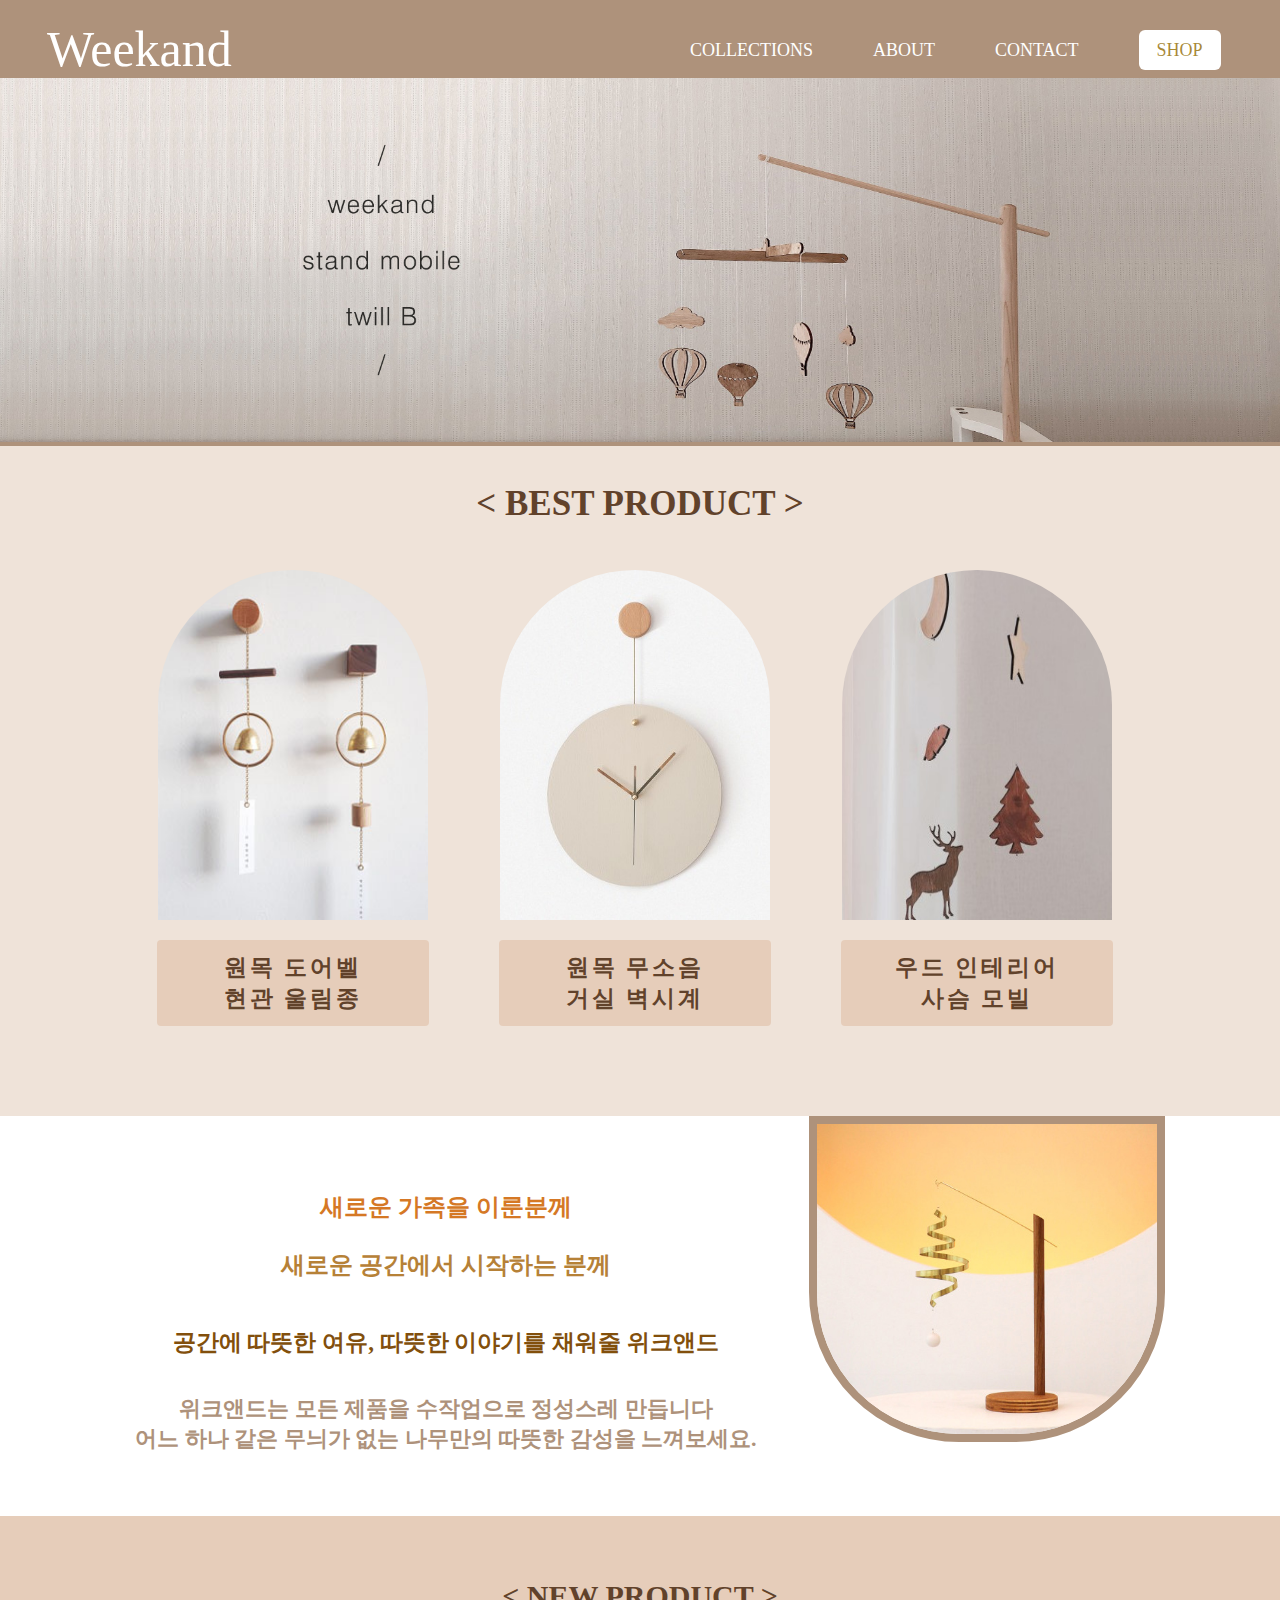
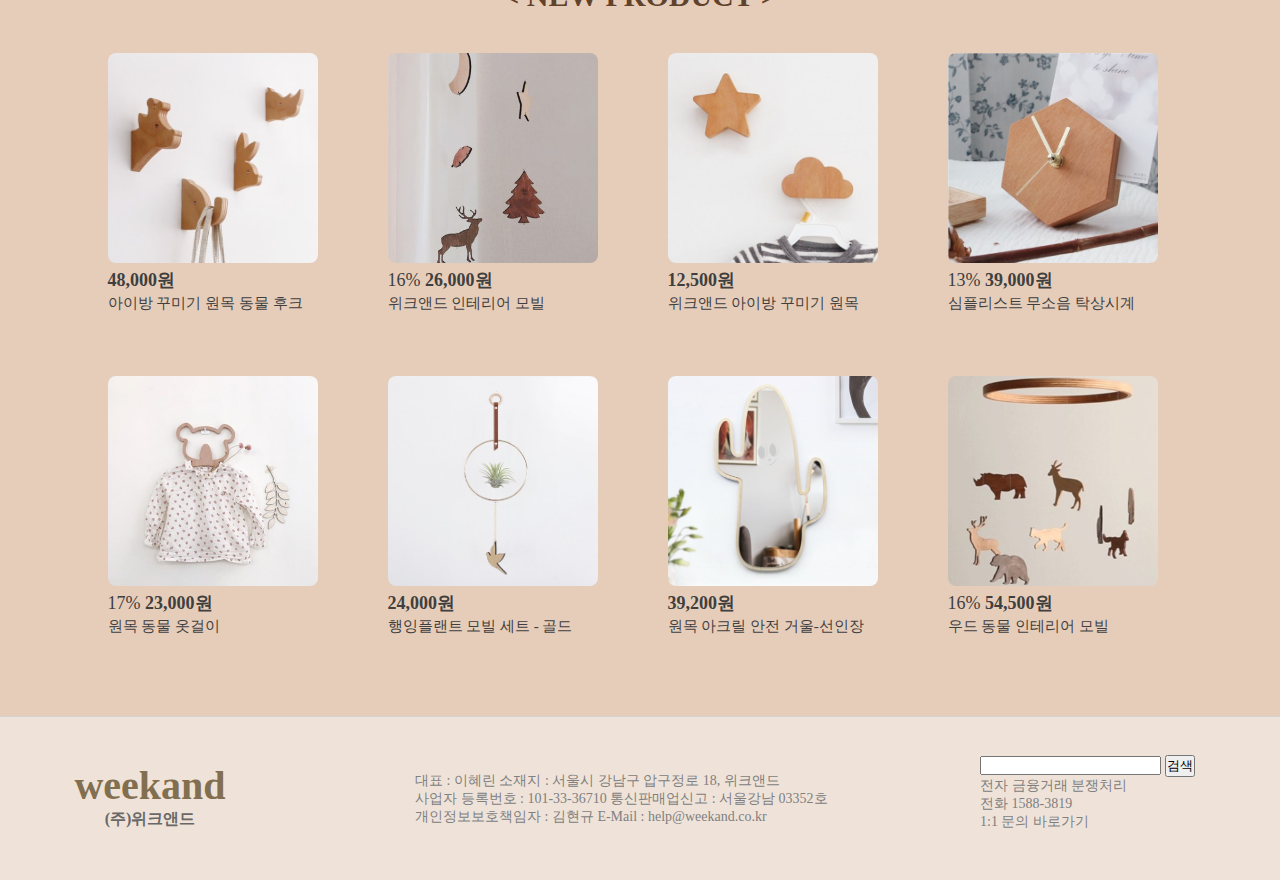
<file: index.html>
<!DOCTYPE html>
<html lang="en">
<head>
    <meta charset="UTF-8">
    <meta http-equiv="X-UA-Compatible" content="IE=edge">
    <meta name="viewport" content="width=device-width, initial-scale=1.0">
    <title>Weekand</title>

    <link rel="stylesheet" href="css/base.css">    
    <link rel="stylesheet" href="css/main.css">
    <link href="img/favicon.ico" rel="shortcut icon" type="image/x-icon">

</head>
<body>
    <header>
        <div class=header>
            <a href="index.html"><div id="logo">Weekand</div></a>
            <nav>
                <ul>
                    <li><a href="page.html">COLLECTIONS</a></li>
                    <li><a href="page.html">ABOUT</a></li>
                    <li><a href="page.html">CONTACT</a></li>
                    <li><a href="page.html"><span>SHOP</span></a></li>
                </ul>
            </nav>
        </div>
    </header>

    <div id="slider"><a href="#"><img src="img/메인이미지2.jpg" alt="메인이미지"></a></div>
    
    <section>
        <div class="section1">
            <div class="a1"><br>
                 <h4><a href="#">&lt; BEST PRODUCT &gt;</a></h4>
                    <div>
                     <a href="#"><img src="img/Untitled-7.jpg" alt="현관 울림종"></a>
                    </div>

                    <div>
                     <a href="#"><img src="img/Untitled-2.jpg" alt="원목 시계"></a>
                    </div>

                    <div>
                     <a href="#"><img src="img/Untitled-3.jpg" alt="원목 모빌"></a>
                    </div>

                    <br>
                    <h5><a href="#">
                        원목 도어벨<br>현관 울림종</a>
                    </h5>
                    
                    <h5><a href="#">
                        원목 무소음<br>거실 벽시계</a>
                    </h5>
                    
                    <h5><a href="#">
                        우드 인테리어<br>사슴 모빌</a>
                    </h5>

            </div>
        </div>

        <div class="section2">
            <div class="a2">
                <div id="c1">
                    <div id="b1">
                    새로운 가족을 이룬분께
                    </div><br>

                    <div id="b2">
                    새로운 공간에서 시작하는 분께
                    </div><br>

                    <div id="b3">
                    공간에 따뜻한 여유, 따뜻한 이야기를 채워줄 위크앤드
                    </div><br>

                    <div id="b4">
                    위크앤드는 모든 제품을 수작업으로 정성스레 만듭니다<br>
                    어느 하나 같은 무늬가 없는 나무만의 따뜻한 감성을 느껴보세요.
                    </div>
                </div>

                <div id="b5">
                    <a href="#"><img src="img/Untitled-4.jpg" alt="모빌"></a>
                </div>
            </div>
        </div>    


        <div class="section3">
            <div class="a3"><p style="color:#e6cdba; margin-bottom: 45px;">.</p>
                <h3><a href="#">&lt; NEW PRODUCT &gt;</a></h3>
                <div><a href="#"><img src="img/Untitled-6.jpg" alt="원목 후크"><b>48,000원</b><br><small>아이방 꾸미기 원목 동물 후크</small></a></div>
                <div><a href="#"><img src="img/Untitled-3.jpg" alt="인테리어 모빌">16% <b>26,000원</b> <small> <br>위크앤드 인테리어 모빌</small></a></div>
                <div><a href="#"><img src="img/Untitled-5.jpg" alt="원목 고리"><b>12,500원</b><br><small>위크앤드 아이방 꾸미기 원목</small></a></div>
                <div><a href="#"><img src="img/Untitled-8.jpg" alt="무소음 시계">13% <b>39,000원</b><br><small>심플리스트 무소음 탁상시계</small></a></div>
            </div>
                
        </div>    
        

        <div class="section4">
            <div class="a4">
             
                <div><a href="#"><img src="img/Untitled-9.jpg"  alt="동물 옷걸이">17% <b>23,000원</b> <small><br> 원목 동물 옷걸이</small></a></div>
                <div><a href="#"><img src="img/Untitled-11.jpg" alt="인테리어 모빌"><b>24,000원</b><br><small>행잉플랜트 모빌 세트 - 골드</small></a></div>
                <div><a href="#"><img src="img/Untitled-10.jpg" alt="선인장 거울"><b>39,200원</b><br><small>원목 아크릴 안전 거울-선인장 </small></a></div>
                <div><a href="#"><img src="img/Untitled-1.jpg"  alt="동물 모빌">16% <b>54,500원</b> <small><br> 우드 동물 인테리어 모빌</small></a></div>
               
            </div>

        </div>
    </section>



    <footer>
        <div class="section5">
            <div id="footer1"><h3>weekand</h3>
            <h4>(주)위크앤드</h4></div>

            <div id="footer2">
            <p> 대표 : 이혜린   소재지 : 서울시 강남구 압구정로 18, 위크앤드<br>
                사업자 등록번호 : 101-33-36710   통신판매업신고 : 서울강남 03352호<br>
                개인정보보호책임자 : 김현규    E-Mail : help@weekand.co.kr</p>
            </div>

            <div id="footer3">
            <form>
                <input type="text"> <button>검색</button><br>
                        전자 금융거래 분쟁처리<br>
                        전화 1588-3819<br>
                        1:1 문의 바로가기
            </form></div>    
            
        </div>
    </footer>
</body>
</html>
</file>
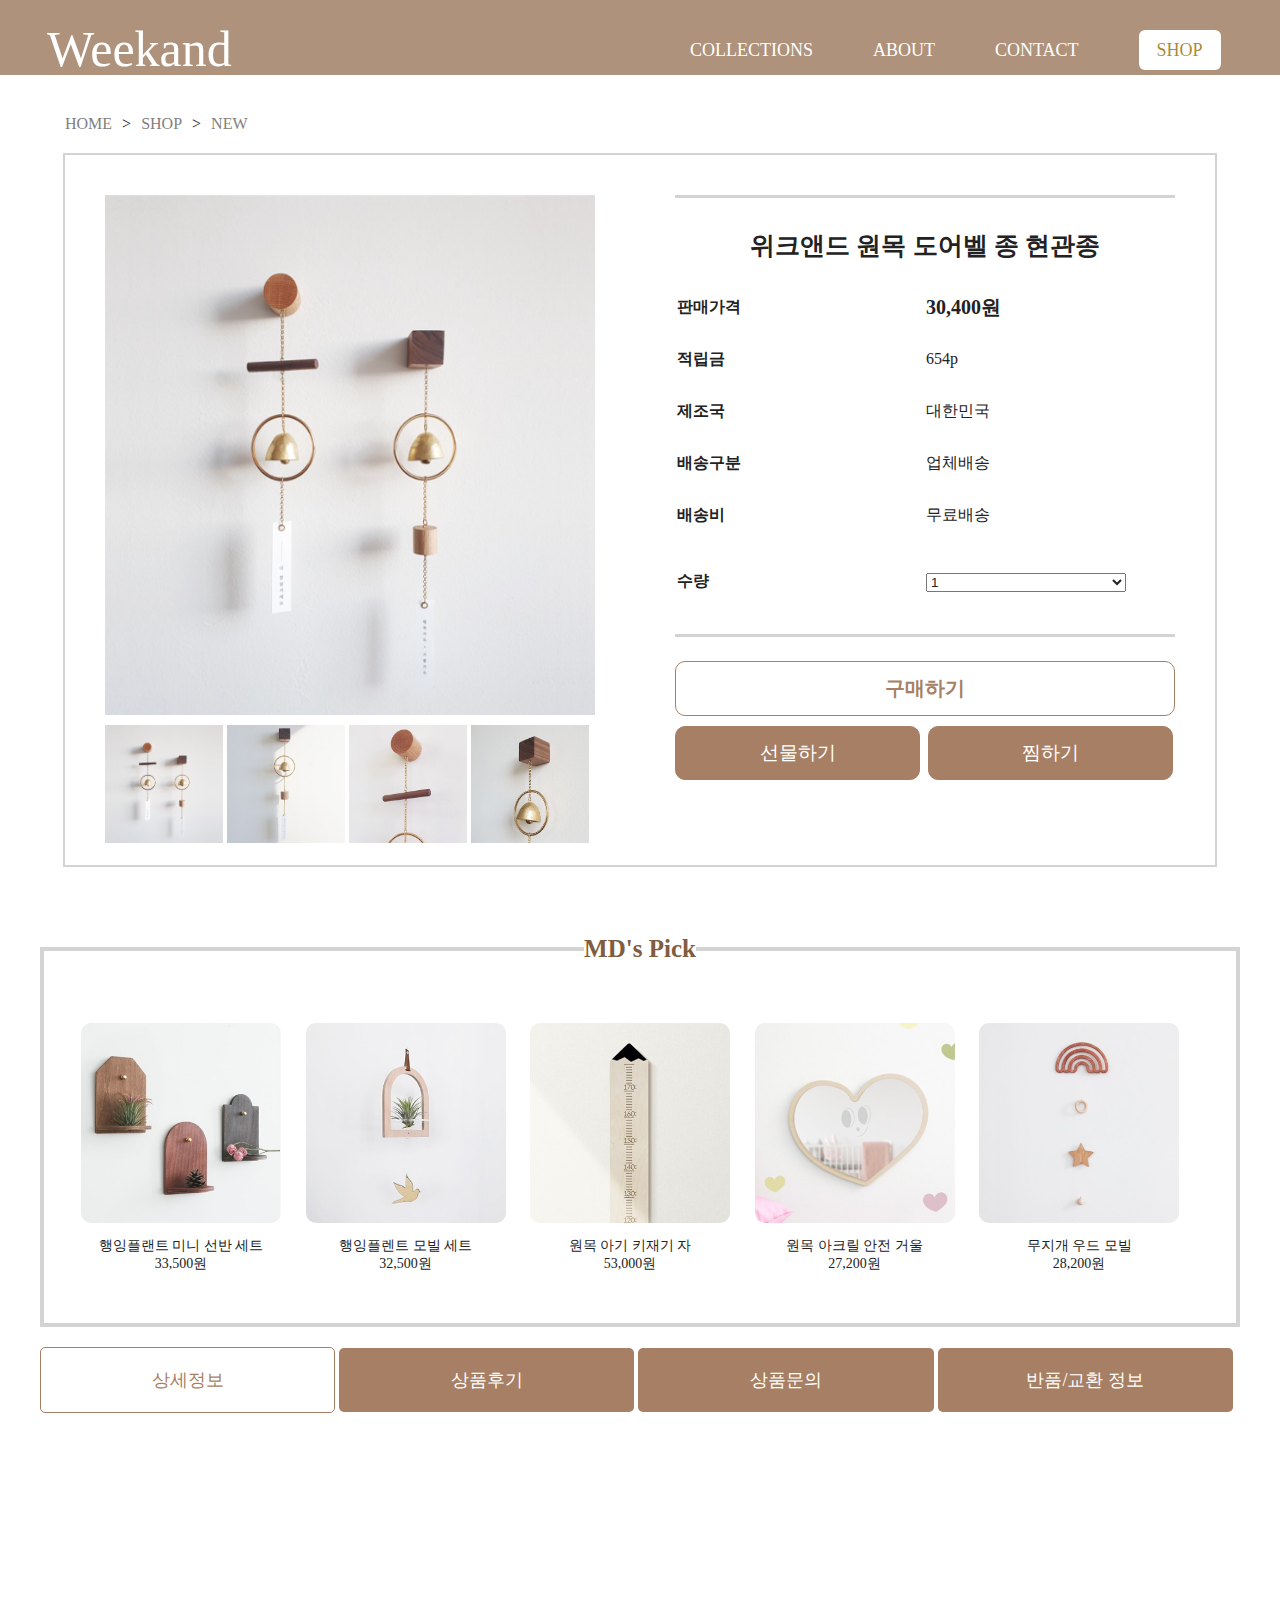
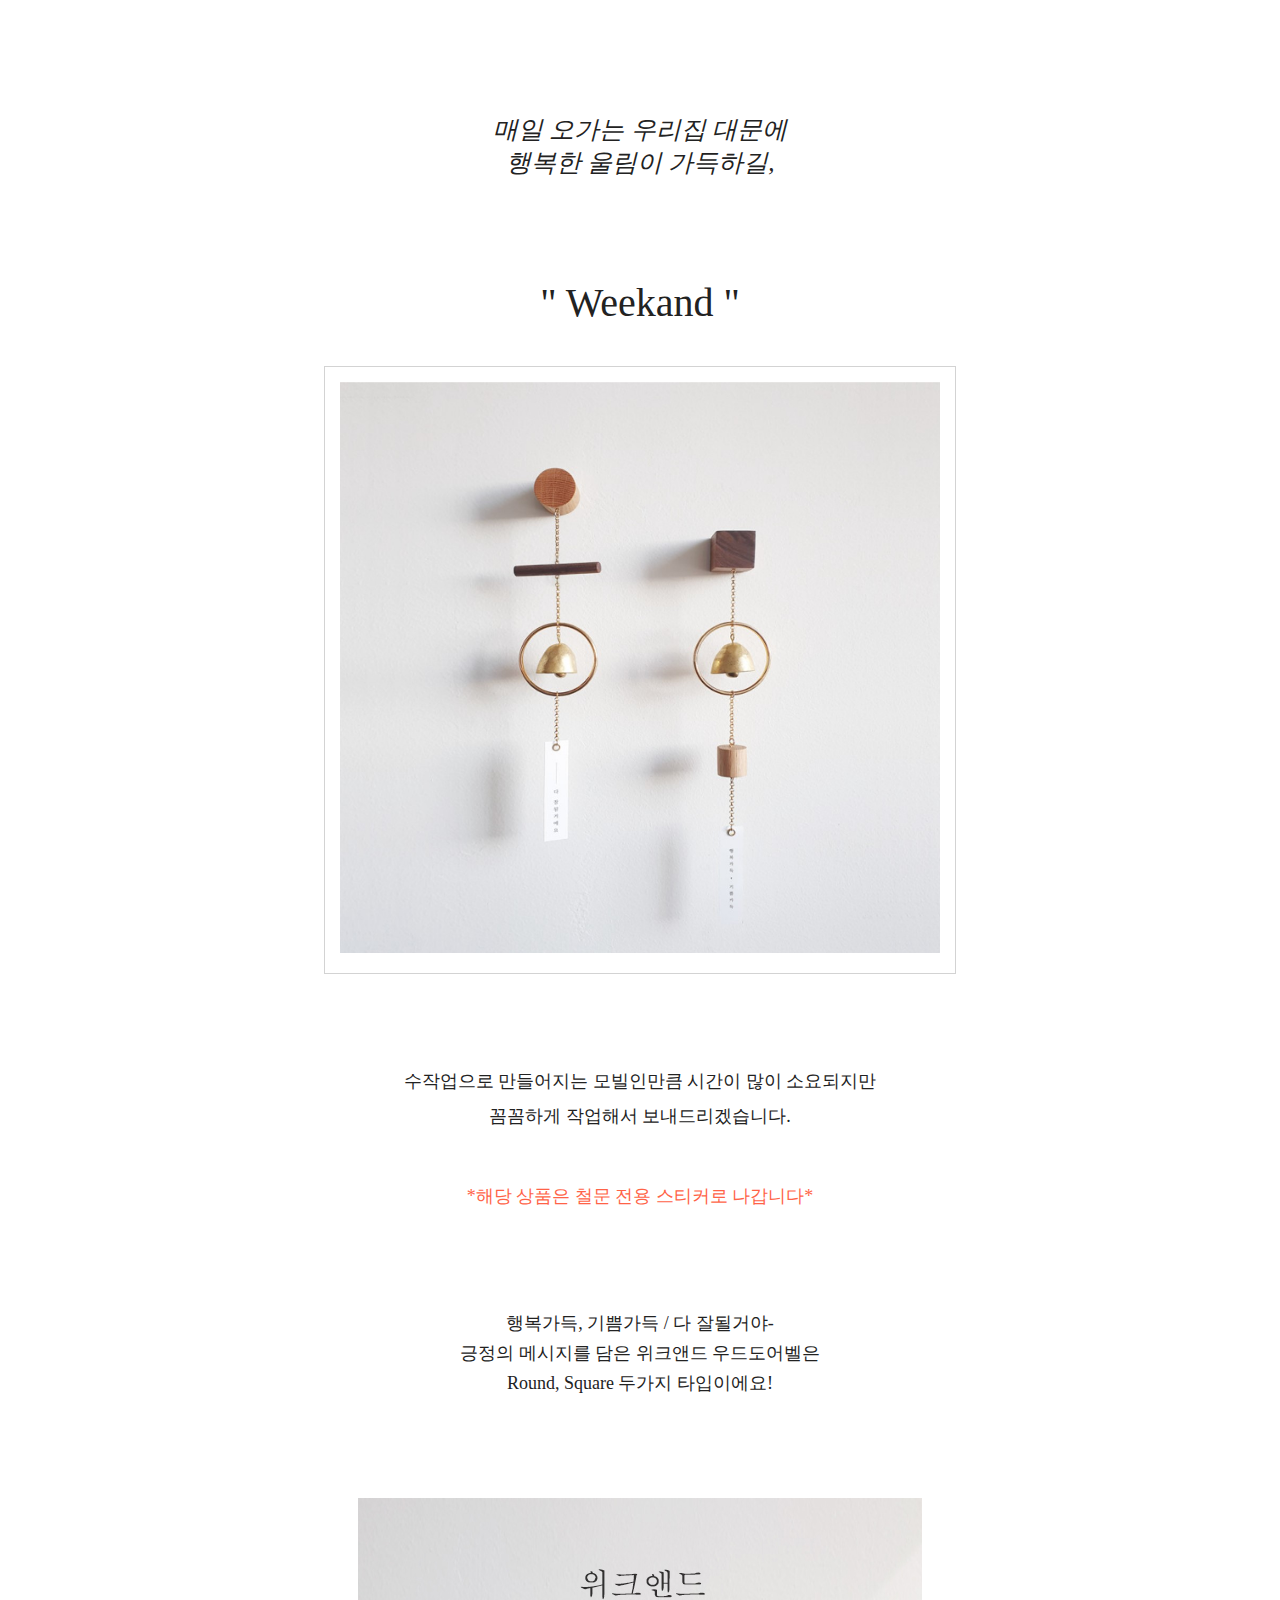
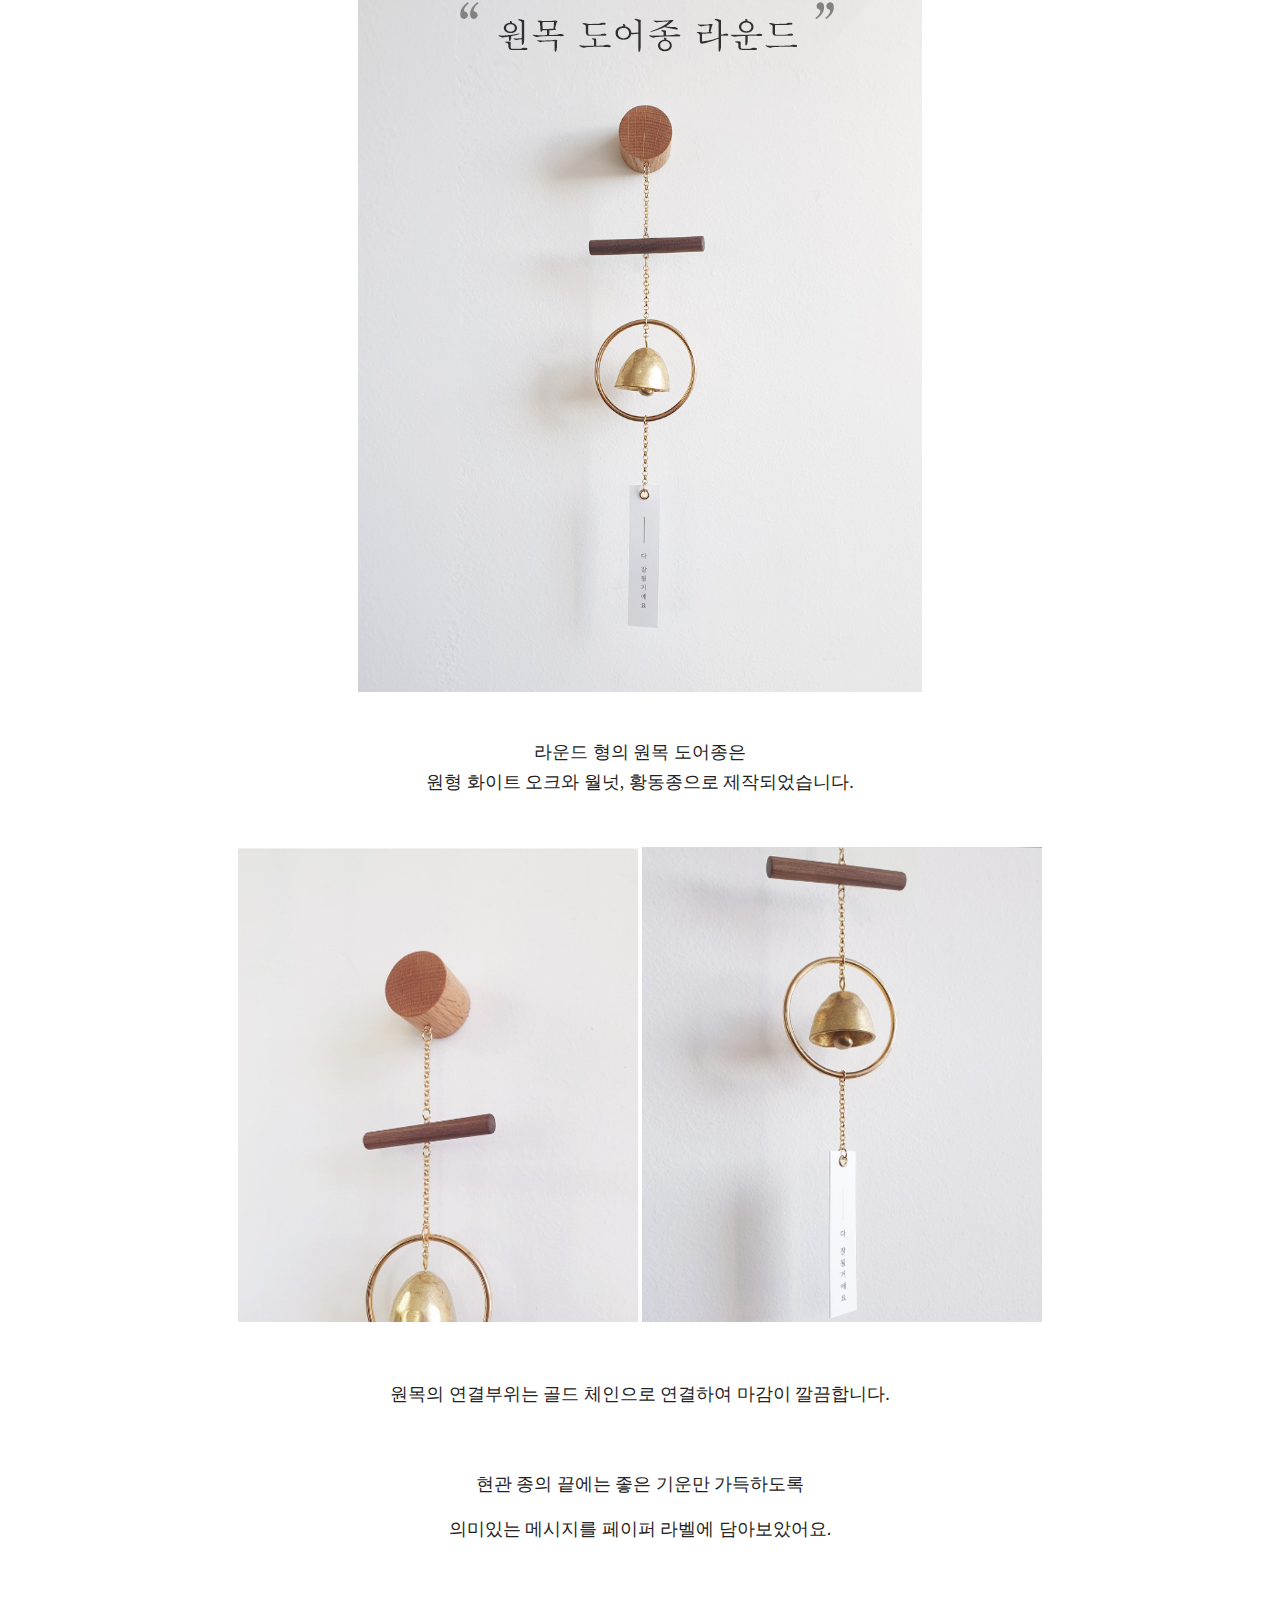
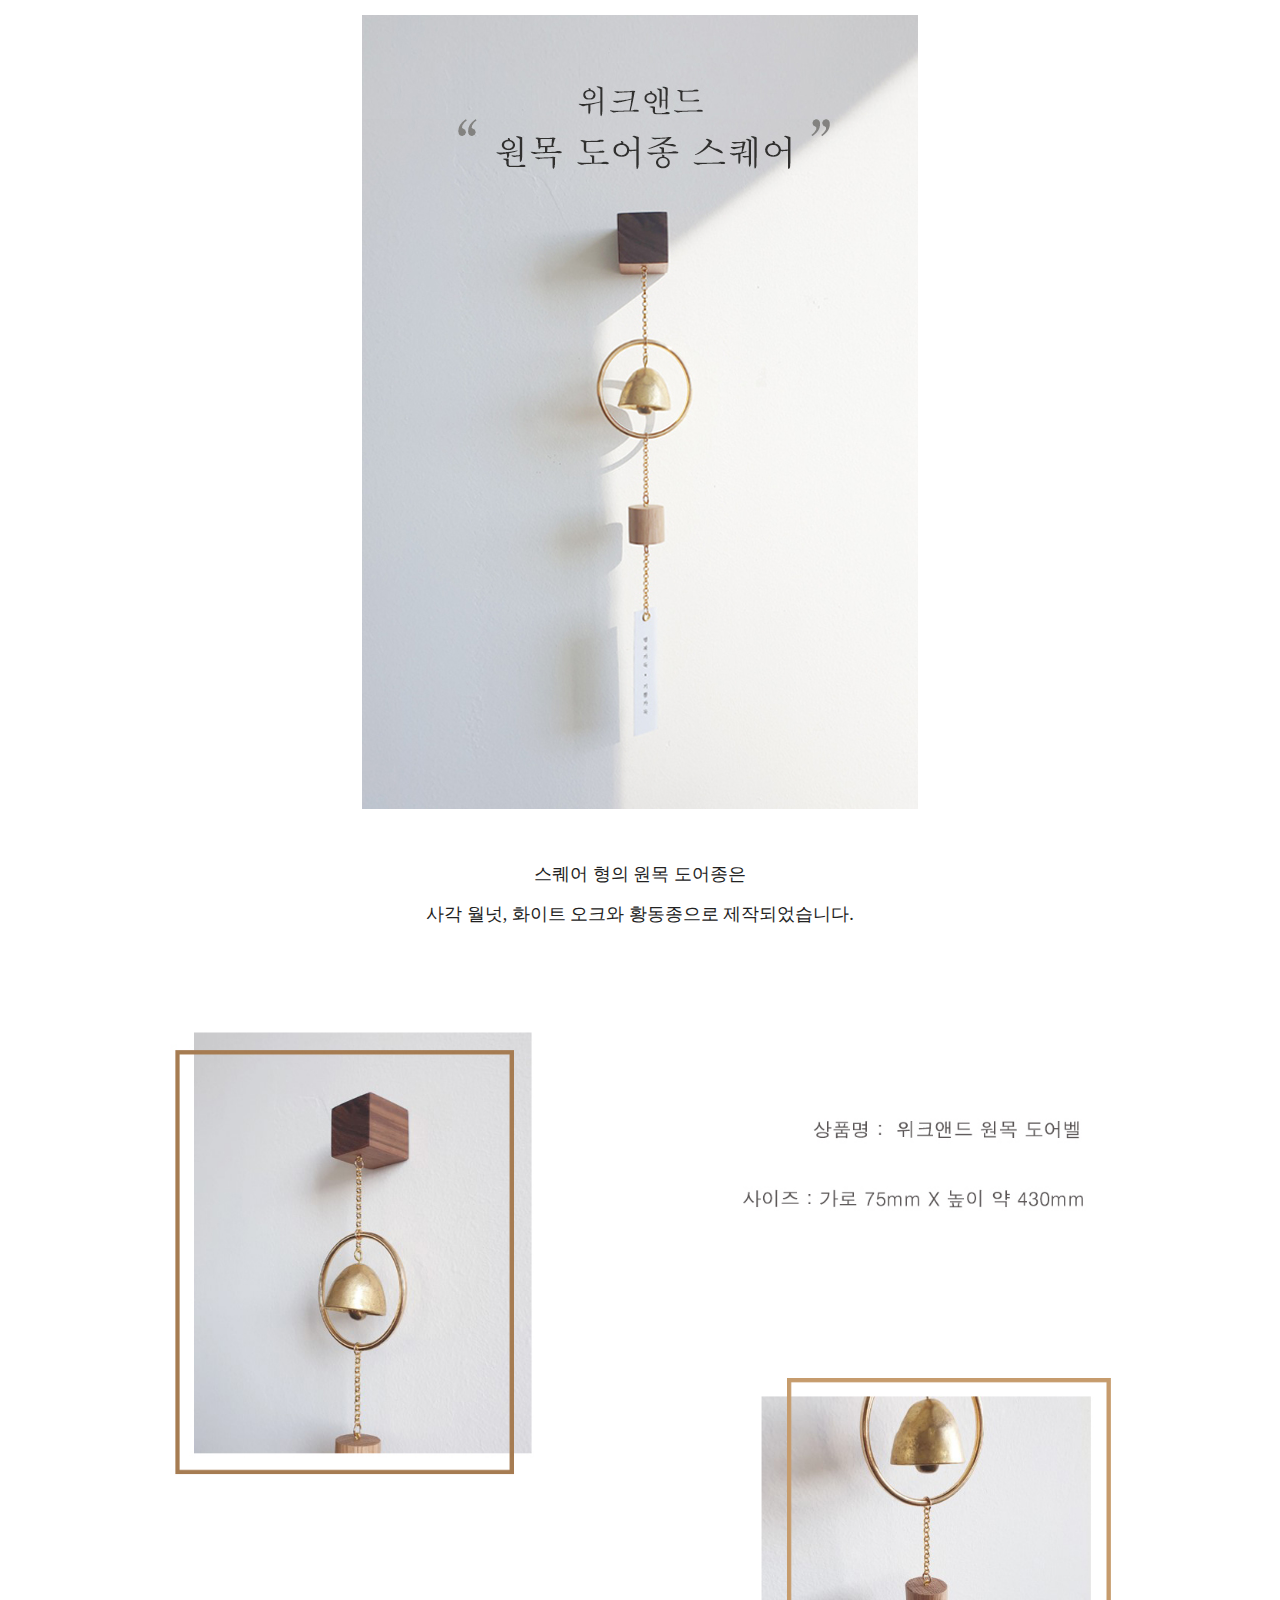
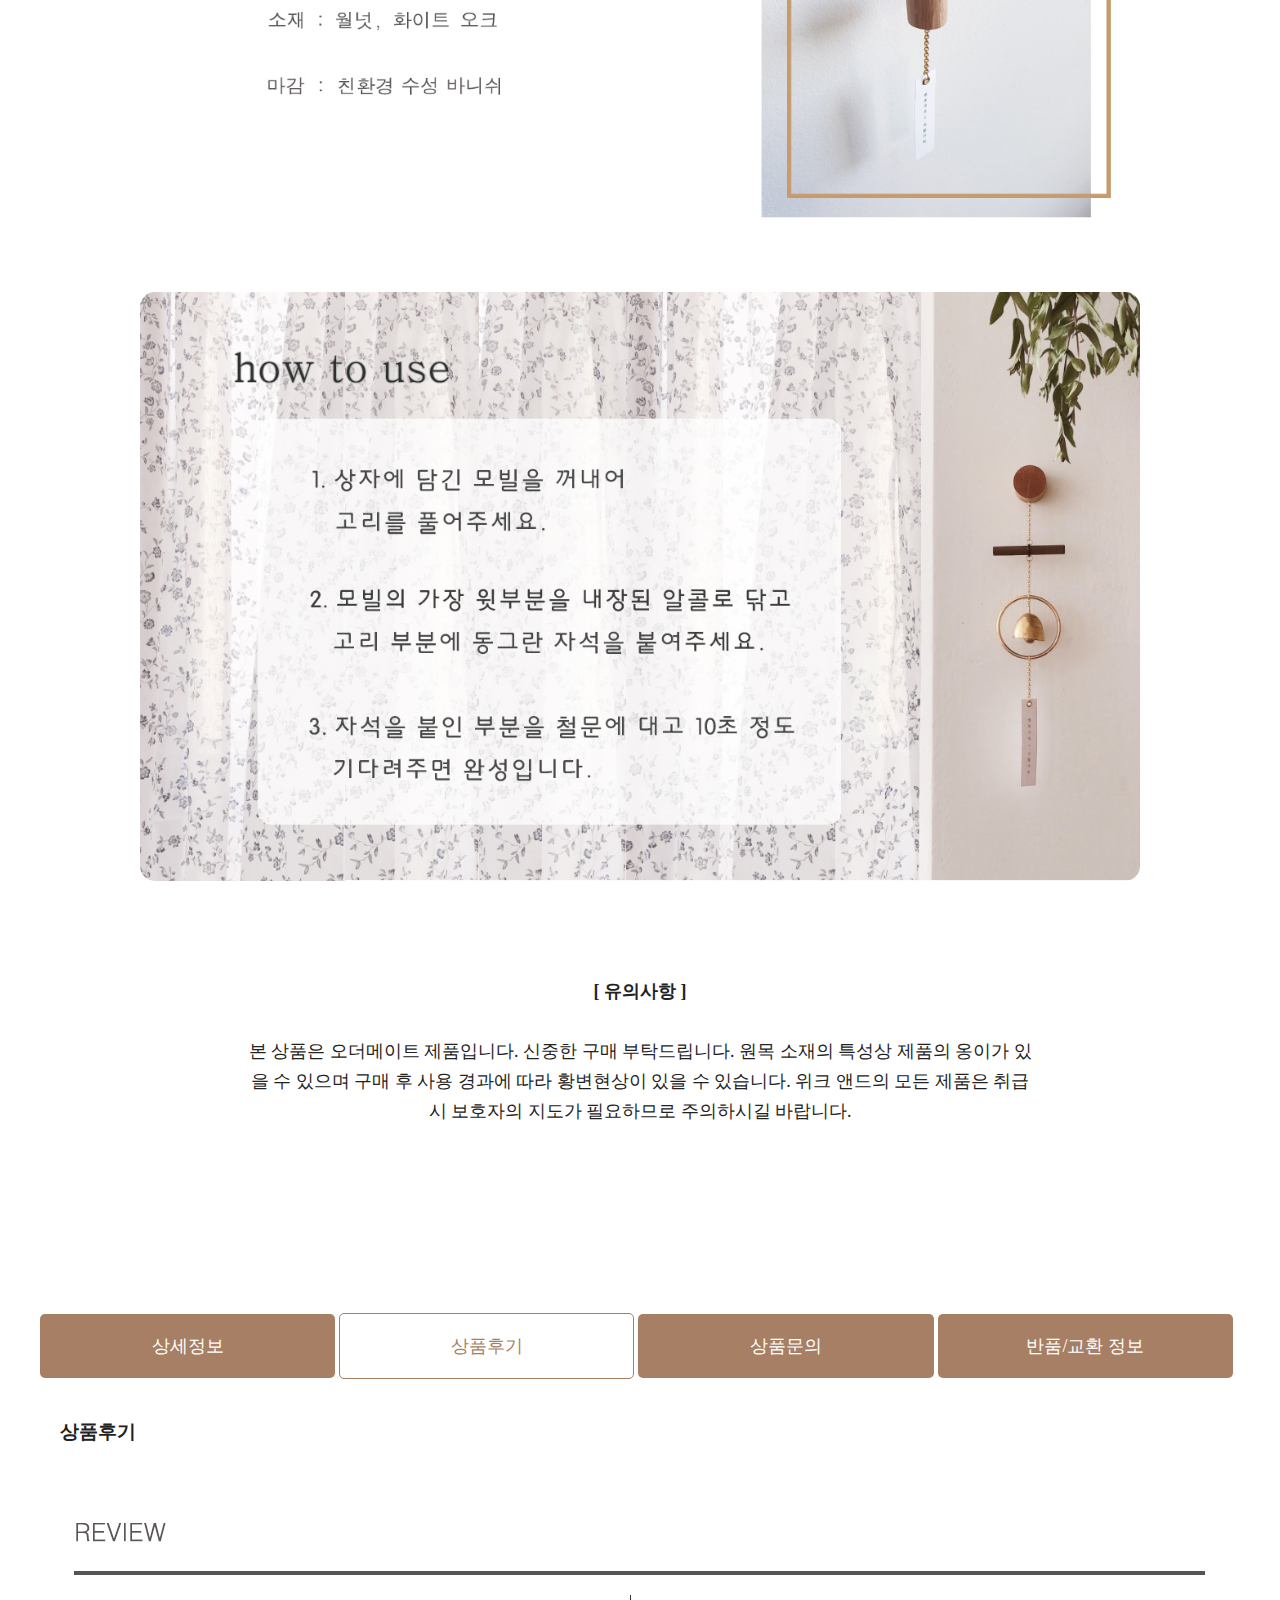
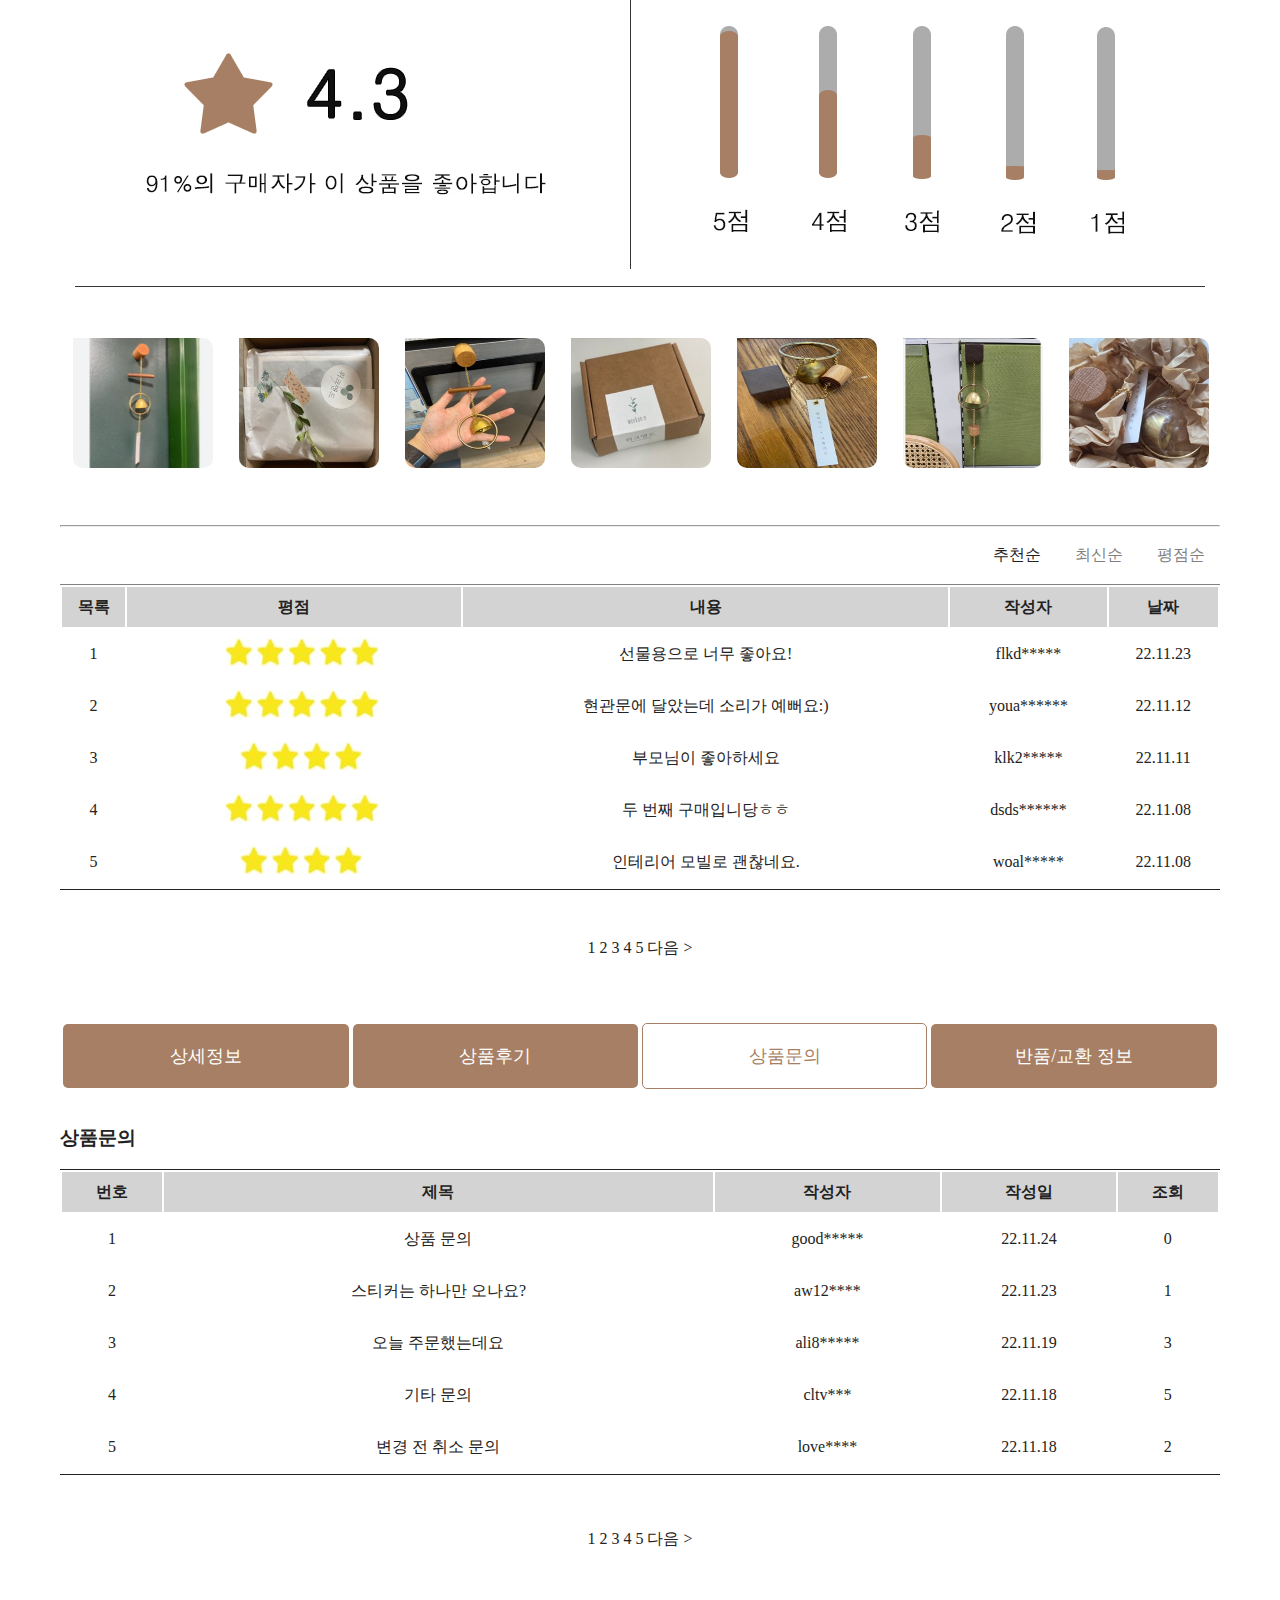
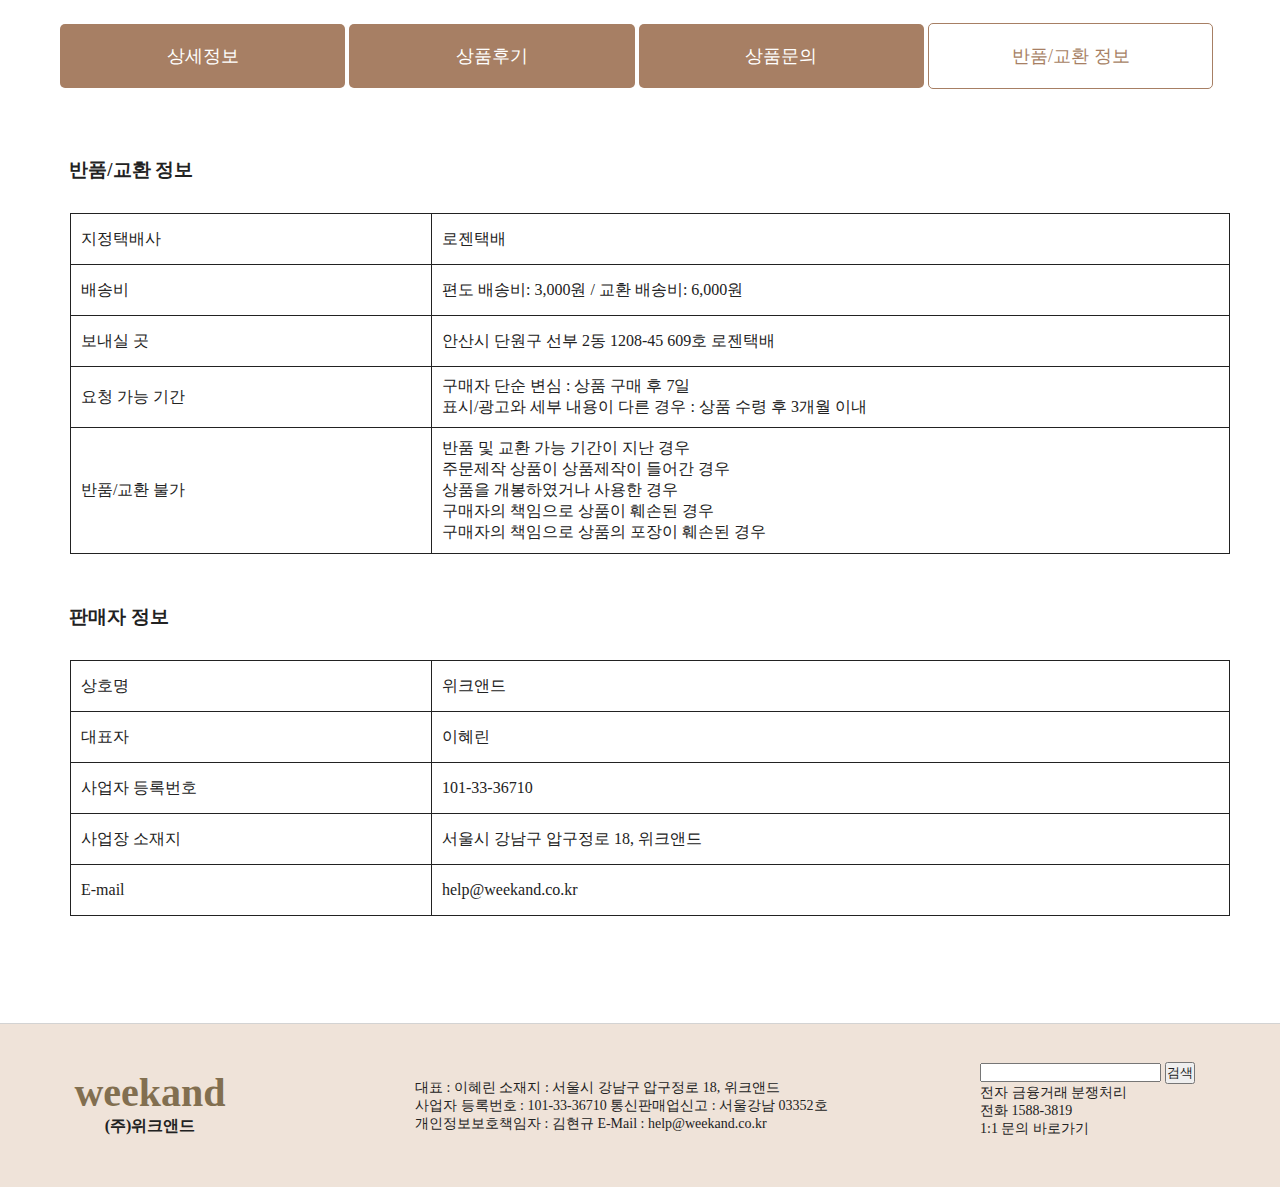
<file: page.html>
<!DOCTYPE html>
<html lang="en">

<head>
    <meta charset="UTF-8">
    <meta http-equiv="X-UA-Compatible" content="IE=edge">
    <meta name="viewport" content="width=device-width, initial-scale=1.0">
    <title>Weekand</title>
    <link rel="stylesheet" href="css/base.css">
    <link rel="stylesheet" href="css/sub.css">
    <link href="img/favicon.ico" rel="shortcut icon" type="image/x-icon">

    <script src="https://ajax.aspnetcdn.com/ajax/jQuery/jquery-3.6.0.min.js"></script>

</head>

<body>
    <header>
        <div class=header>
            <a href="index.html">
                <div id="logo">Weekand</div>
            </a>
            <nav>
                <ul>
                    <li><a href="page.html">COLLECTIONS</a></li>
                    <li><a href="page.html">ABOUT</a></li>
                    <li><a href="page.html">CONTACT</a></li>
                    <li><a href="page.html"><span>SHOP</span></a></li>
                </ul>
            </nav>
        </div>
    </header>

    <section>

        <div id="top">
            <ul>
                <li><a href="#">HOME</a></li>
                <li>></li>
                <li><a href="#">SHOP</a></li>
                <li>></li>
                <li><a href="#">NEW</a></li>
            </ul>
        </div>
        <br>

        <div id="main">


            <div id="sub1">
                <div id="mainimg">
                    <img src="img/sub.jpg" alt="도어벨 이미지" id="s1">
                    <img src="img/sub1.jpg" alt="서브이미지1" id="s2">
                    <img src="img/sub2.jpg" alt="서브이미지2" id="s3">
                    <img src="img/sub3.jpg" alt="서브이미지3" id="s4">
                </div>

                <div id="thumb">
                    <img src="img/sub.jpg" alt="서브이미지0" id="s5">
                    <img src="img/sub1.jpg" alt="서브이미지1" id="s6">
                    <img src="img/sub2.jpg" alt="서브이미지2" id="s7">
                    <img src="img/sub3.jpg" alt="서브이미지3" id="s8">
                </div>
            </div>
            <script src="https://ajax.aspnetcdn.com/ajax/jQuery/jquery-3.6.0.min.js"></script>

                <script>
            
                    $(function() {
            
                        $('#s5').click(function() {
            
                            $("#s1").fadeIn();
                            $("#s2").hide();
                            $("#s3").hide();
                            $("#s4").hide();
            
                        });
                        $('#s6').click(function() {
            
                            $("#s2").fadeIn();
                            $("#s1").hide();
                            $("#s3").hide();
                            $("#s4").hide();

                        });
                        $('#s7').click(function() {
            
                            $("#s3").fadeIn();
                            $("#s1").hide();
                            $("#s2").hide();
                            $("#s4").hide();

                         });
                         $('#s8').click(function() {
            
                            $("#s4").fadeIn();
                            $("#s2").hide();
                            $("#s3").hide();
                            $("#s1").hide();

                        });

                    });

                </script>

            <div id="sub2">

                <table>
                    <tr>
                        <th colspan="2">위크앤드 원목 도어벨 종 현관종</th>
                    </tr>

                    <tr>
                        <td><b>판매가격</b></td>
                        <td style="color: brown; font-size: 20px;"><b>30,400원</b></td>
                    </tr>

                    <tr>
                        <td><b>적립금</b></td>
                        <td>654p</td>
                    </tr>

                    <tr>
                        <td><b>제조국</b></td>
                        <td>대한민국</td>
                    </tr>

                    <tr>
                        <td><b>배송구분</b></td>
                        <td>업체배송</td>
                    </tr>

                    <tr>
                        <td><b>배송비</b></td>
                        <td>무료배송</td>
                    </tr>


                    <tr>

                        <td><b>수량</b></td>

                        <td>

                            <select id="select">

                                <option>1</option>

                                <option>2</option>

                                <option>3</option>

                                <option>4</option>

                                <option>5</option>

                            </select>

                        </td>
                    </tr>
                </table>

                <button id="bt1"><a href="#">구매하기</a></button><br>
                <button id="bt2"><a href="#">선물하기</a></button>&nbsp;
                <button id="bt2"><a href="#">찜하기</a></button>


            </div>



        </div>

        </div>

        <div id="fieldset">
            <fieldset>
                <legend>MD's Pick</legend>
                <div id="a1">
                    <div><a href="#"><img src="img/sub4.jpg" alt="원목 선반">
                            <p>행잉플랜트 미니 선반 세트<br>33,500원</p>
                        </a></div>
                    <div><a href="#"><img src="img/sub8.jpg" alt="행잉플렌트 모빌">
                            <p>행잉플렌트 모빌 세트<br>32,500원</p>
                        </a></div>
                    <div><a href="#"><img src="img/sub5.jpg" alt="원목 키재기자">
                            <p>원목 아기 키재기 자<br>53,000원</p>
                        </a></div>
                    <div><a href="#"><img src="img/sub6.jpg" alt="원목 아크릴 거울">
                            <p>원목 아크릴 안전 거울<br>27,200원</p>
                        </a></div>
                    <div><a href="#"><img src="img/sub7.jpg" alt="무지개 모빌">
                            <p>무지개 우드 모빌<br>28,200원</p>
                        </a></div>
                </div>
            </fieldset>
        </div>

        <div class="li" id="detail">
            <ul>
                <li class="active"><a href="#detail">상세정보</a></li>
                <li><a href="#review">상품후기</a></li>
                <li><a href="#qa">상품문의</a></li>
                <li><a href="#delivery">반품/교환 정보</a></li>
            </ul>

            <div id="b1">
                <div id="text1">
                    <cite>매일 오가는 우리집 대문에<br>행복한 울림이 가득하길,</cite>
                </div>
                <div id="text2">
                    " Weekand "
                </div>
                <div id="img1">
                    <img src="img/sub.jpg">
                </div>

                <p>수작업으로 만들어지는 모빌인만큼 시간이 많이 소요되지만<br>
                    꼼꼼하게 작업해서 보내드리겠습니다.</p>

                <p>*해당 상품은 철문 전용 스티커로 나갑니다*</p>

                <p>행복가득, 기쁨가득 / 다 잘될거야-<br>
                    긍정의 메시지를 담은 위크앤드 우드도어벨은<br>
                    Round, Square 두가지 타입이에요!</p>

                <img src="img/body1.jpg" alt="종이미지">

                <p>라운드 형의 원목 도어종은 <br>원형 화이트 오크와 월넛,
                    황동종으로 제작되었습니다.</p>

                <img src="img/body4.jpg" alt="종 세부 이미지1">
                <img src="img/body5.jpg" alt="종 세부 이미지2">
                <p><br> 원목의 연결부위는 골드 체인으로 연결하여 마감이 깔끔합니다.<br><br>
                    현관 종의 끝에는 좋은 기운만 가득하도록<br>
                    의미있는 메시지를 페이퍼 라벨에 담아보았어요.
                </p><br><br><br>

                <img src="img/body2.jpg" alt="종이미지2">
                <p><br>스퀘어 형의 원목 도어종은 <br>
                    사각 월넛, 화이트 오크와 황동종으로 제작되었습니다.<br><br><br></p>


                <img src="img/use2.jpg" alt="도어벨 정보"><br><br><br>

                <img src="img/use.jpg" alt="종 사용방법">
                <p><br><br><br><b>[ 유의사항 ]</b><br><br>본 상품은 오더메이트 제품입니다. 신중한 구매 부탁드립니다.
                    원목 소재의 특성상 제품의 옹이가 있을 수 있으며 구매 후 사용 경과에 따라 황변현상이 있을 수 있습니다.
                    위크 앤드의 모든 제품은 취급 시 보호자의 지도가 필요하므로 주의하시길 바랍니다.<br><br><br></p>

            </div>
        </div>

        <div class="li" id="review">
            <ul>
                <li><a href="#detail">상세정보</a></li>
                <li class="active"><a href="#review">상품후기</a></li>
                <li><a href="#qa">상품문의</a></li>
                <li><a href="#delivery">반품/교환 정보</a></li>
            </ul>


            <div id="view">

                <h3 id="#six">상품후기</a></h3>

                <img src="img/view.jpg" alt="평점이미지"><br><br>
                <div id="view1">
                    <a href="#"><img src="img/view1.jpg" alt="리뷰이미지1"></a>
                    <a href="#"><img src="img/view2.jpg" alt="리뷰이미지2"></a>
                    <a href="#"><img src="img/view3.jpg" alt="리뷰이미지3"></a>
                    <a href="#"><img src="img/view4.jpg" alt="리뷰이미지4"></a>
                    <a href="#"><img src="img/view5.jpg" alt="리뷰이미지5"></a>
                    <a href="#"><img src="img/view6.jpg" alt="리뷰이미지6"></a>
                    <a href="#"><img src="img/view7.jpg" alt="리뷰이미지7"></a>

                </div>
                <div id="view2">
                    <hr><br>
                    <a href="#">추천순</a>
                    <a href="#">최신순</a>
                    <a href="#">평점순</a>
                    <br><br>
                
                </div>
                <form>
                    <table>
                        <tr>
                            <th>목록</th>
                            <th>평점</th>
                            <th>내용</th>
                            <th>작성자</th>
                            <th>날짜</th>
                        </tr>

                        <tr>
                            <td>1</td>
                            <td><img src="img/star.jpg" alt="별점 이미지"></td>
                            <td><a href="#">선물용으로 너무 좋아요!</a></td>
                            <td>flkd*****</td>

                            <td>22.11.23</td>

                        </tr>
                        <tr>
                            <td>2</td>
                            <td><img src="img/star.jpg" alt="별점 이미지"></td>
                            <td><a href="#">현관문에 달았는데 소리가 예뻐요:)</a></td>
                            <td>youa****** </td>
                            <td>22.11.12</td>

                        </tr>
                        <tr>
                            <td>3</td>
                            <td><img src="img/star2.jpg" alt="별점 이미지2"></td>
                            <td><a href="#">부모님이 좋아하세요</a></td>
                            <td>klk2*****</td>
                            <td>22.11.11</td>

                        </tr>
                        <tr>
                            <td>4</td>
                            <td><img src="img/star.jpg" alt="별점 이미지"></td>
                            <td><a href="#">두 번째 구매입니당ㅎㅎ</a></td>
                            <td>dsds******</td>
                            <td>22.11.08</td>

                        </tr>
                        <tr>
                            <td>5</td>
                            <td><img src="img/star2.jpg" alt="별점 이미지2"></td>
                            <td><a href="#">인테리어 모빌로 괜찮네요.</a></td>
                            <td>woal*****</td>
                            <td>22.11.08</td>
                        </tr>
                    </table>
                </form><br>
                <a href="#">1</a> <a href="#">2</a> <a href="#">3</a>
                <a href="#">4</a> <a href="#">5</a> <a href="#">다음 &gt;</a>
            </div>
        </div>

        <br><br><br>
        <div id="qa" class="li">
            <ul>
                <li><a href="#detail">상세정보</a></li>
                <li><a href="#review">상품후기</a></li>
                <li class="active"><a href="#qa">상품문의</a></li>
                <li><a href="#delivery">반품/교환 정보</a></li>
            </ul>

            <br><br>
            <h3>상품문의</h3><br>
          
            <table>
                <tr>
                    <th>번호</th>
                    <th>제목</th>
                    <th>작성자</th>
                    <th>작성일</th>
                    <th>조회</th>
                    
                </tr>
                <tr>
                    <td>1</td>
                    <td><a href="#">상품 문의</a></td>
                    <td>good*****</td>
                    <td>22.11.24</td>
                    <td>0</td>
                </tr>
                <tr>
                    <td>2</td>
                    <td><a href="#">스티커는 하나만 오나요?</a></td>
                    <td>aw12****</td>
                    <td>22.11.23</td>
                    <td>1</td>
                </tr>
                <tr>
                    <td>3</td>
                    <td><a href="#">오늘 주문했는데요</a></td>
                    <td>ali8*****</td>
                    <td>22.11.19</td>
                    <td>3</td>
                </tr>
                <tr>
                    <td>4</td>
                    <td><a href="#">기타 문의</a></td>
                    <td>cltv***</td>
                    <td>22.11.18</td>
                    <td>5</td>
                </tr>
                <tr>
                    <td>5</td>
                    <td><a href="#">변경 전 취소 문의</a></td>
                    <td>love****</td>
                    <td>22.11.18</td>
                    <td>2</td>
                </tr>
            </table><br><br><br>
            <a href="#">1</a> <a href="#">2</a> <a href="#">3</a>
            <a href="#">4</a> <a href="#">5</a> <a href="#">다음 &gt;</a>
        </div>

        <div id="delivery" class="li">
            <ul>
                <li><a href="#detail">상세정보</a></li>
                <li><a href="#review">상품후기</a></li>
                <li><a href="#qa">상품문의</a></li>
                <li class="active"><a href="#delivery">반품/교환 정보</a></li>
            </ul>
            <br>
            <h3>&nbsp;&nbsp;반품/교환 정보</h3>
            <table>
                <tr>
                    <td>지정택배사</td>
                    <td>로젠택배</td>
                </tr>
                <tr>
                    <td>배송비</td>
                    <td>편도 배송비: 3,000원 / 교환 배송비: 6,000원</td>
                </tr>
                <tr>
                    <td>보내실 곳</td>
                    <td>안산시 단원구 선부 2동 1208-45 609호 로젠택배</td>
                </tr>
                <tr>
                    <td>요청 가능 기간</td>
                    <td>구매자 단순 변심 : 상품 구매 후 7일<br>
                    표시/광고와 세부 내용이 다른 경우 : 상품 수령 후 3개월 이내</td>
                </tr>
                <tr>
                    <td>반품/교환 불가</td>
                    <td>
                        <ul>
                            <li>반품 및 교환 가능 기간이 지난 경우</li>       
                            <li>주문제작 상품이 상품제작이 들어간 경우</li>
                            <li>상품을 개봉하였거나 사용한 경우</li>
                            <li>구매자의 책임으로 상품이 훼손된 경우</li>
                            <li>구매자의 책임으로 상품의 포장이 훼손된 경우</li>
                        </ul>
                    </td>
                </tr>
            </table>

            <h3>&nbsp;&nbsp;판매자 정보</h3>

            <table>
                <tr>
                    <td>상호명</td>
                    <td>위크앤드</td>
                </tr>
                <tr>
                    <td>대표자</td>
                    <td>이혜린</td>
                </tr>
                <tr>
                    <td>사업자 등록번호</td>
                    <td>101-33-36710</td>
                </tr>
                <tr>
                    <td>사업장 소재지</td>
                    <td>서울시 강남구 압구정로 18, 위크앤드</td>
                </tr>
                <tr>
                    <td>E-mail</td>
                    <td>help@weekand.co.kr</td>
                </tr>

            </table>
 
        </div>

    </section>

    <section>
















    </section>














    <footer>
        <div class="section5">
            <div id="footer1">
                <h3>weekand</h3>
                <h4>(주)위크앤드</h4>
            </div>

            <div id="footer2">
                <p> 대표 : 이혜린 소재지 : 서울시 강남구 압구정로 18, 위크앤드<br>
                    사업자 등록번호 : 101-33-36710 통신판매업신고 : 서울강남 03352호<br>
                    개인정보보호책임자 : 김현규 E-Mail : help@weekand.co.kr</p>
            </div>

            <div id="footer3">
                <form>
                    <input type="text"> <button>검색</button><br>
                    전자 금융거래 분쟁처리<br>
                    전화 1588-3819<br>
                    1:1 문의 바로가기
                </form>
            </div>

        </div>
    </footer>
</body>

</html>
</file>
<file: css/base.css>
@charset "UFT-8";
*{margin:0; padding:0;}
ul, ol, li{list-style: none;}
a{text-decoration: none;}


header{width: 100%; height: 75px; background:#ae927b; margin: 0 auto;}
.header{width: 1186px; height: 75px; margin: 0 auto; padding-top: 20px;}

#logo{color:#fff; font-size: 30px; float: left; font-family: "Monotype Corsiva"; font-size: 50px;}
nav{float: right; width: 50%; }
nav>ul>li a{color:#fff; float: left; margin-top: 10px; margin-right: 10px; font-size: large; padding: 10px 0 0 50px;}
nav>ul>li a:hover{color:#443a2a; }
span{background: #fff;  padding:10px 18px; color: rgba(156, 121, 25, 0.877); border-radius: 6px; }
span:hover{color:#443a2a;}

footer{width: 100%; height: 163px; background:#efe3d9; border-top: 1px solid lightgray;
    margin:auto; box-sizing: content-box;}
.section5{width: 1230px; height: 118px;  margin: 0 auto; }
#footer1{width: 190px; height: 77px; float: left; margin: 45px 0 0 30px; text-align: center; color: #696867;}
#footer1>h3{font-family: "Monotype Corsiva"; color: #826f50; font-size: 40px;}
#footer2{width: 500px; height: 111px;  margin: 55px 0 0 170px; float: left; font-size: 14px; color:gray;}
#footer3{width: 255px; height: 110px;  float: right;  font-size: 14px; color: gray; margin: 38px 20px 0px 0;}

.section5>p{float: left;  margin: 0px 0 0 100px;}
</file>
<file: css/main.css>
@charset "UTF-8";

#slider{width: 100%; height: auto; background:#ae927b; margin:0 auto; text-align: center;}
#slider img{ width: 100%;}


.section1{width:100%; height: 670px; margin: 0 auto; background:#efe3d9;}
.a1{width: 1036px; height: 555px; margin: 0 auto; padding-top: 20px;}
.a1>h4{text-align: center; font-size: 35px;}
.a1>h4 a{color:#61422b;}
.a1>div{float: left; border: 1px solid #efe3d9; margin: 45px 35px 0px 35px;
       border-radius: 150px 150px 0 0px; overflow: hidden;}
.a1>div img{width: 270px; height: 350px;}
.a1>div img:hover{opacity: 0.9;}
.a1>h5{float: left; background: #e6cdba; padding: 12px 0px; font-family: "HY강M"; letter-spacing: 3px;
       width: 272px; margin: 15px 35px 0 35px; text-align: center; font-size: 23px; border-radius: 4px;}
.a1>h5 a{color: #61422b;}       

.section2{width: 100%; height: 400px; background:#fff; margin: 0 auto;}
#c1{float: left; margin: 55px 0 0 80px; text-align: center; font-family: "HY강M"; font-weight: bold; font-size: 23px;}
#b1{color: #d57825; font-size: 24px; margin-top: 20px;}
#b2{color: #b68137; font-size: 24px; margin-bottom: 20px;}
#b3{color: #824f0c; font-size: 23px; margin-bottom: 10px;}
#b4{color: #ae927b; font-size: 22px;}
.a2{width: 1170px; height: 345px; margin: 0 auto;} 
#b5{width: 340px; height: 310px; float: right; margin-right: 60px;
    border: 8px solid #ae927b; border-radius: 0 0 150px 150px; overflow: hidden;}
#b5 img{width: 345px; } #b5 img:hover{opacity: 0.9;}


.a3 img,.a4 img {border-radius: 8px; overflow: hidden;}

.section3, .section4 {width: 100%; height: 400px; background:#e6cdba;}
.section3>.a3 {color: #514e4b;}
.section4>.a4 {color: #514e4b;}
.a3, .a4{width: 1135px; height: 310px;  margin: 0 auto; }


.a3 h3 a{font-size: 30px;  color: #61422b;}
.a3 h3{text-align: center;}
.a3 div {width: 210px; height: 210px; background: #e6cdba; float: left; margin: 40px 35px 0 35px;}
.a4 div {width: 210px; height: 210px; background: #e6cdba; float: left; margin: 60px 35px 0 35px;} 

.a3 div a, .a4 div a {color: rgb(63, 63, 63); font-size: 18px;}
.a3 div img, .a4 div img {width: 210px; height: 210px;}
.a3 div img:hover{opacity: 0.9;}
.a4 div img:hover{opacity: 0.9;}
</file>
<file: css/sub.css>
@charset "UTF-8";

*{color:#222;}
section{width: 1200px; height: auto; margin: 0 auto;}
#top>ul>li{float: left; padding-right: 10px;}
#top>ul>li>a{color: gray; }
#top{margin: 40px 10px 0px 25px; font-size: 16px; color: gray;}
#main{width: 1150px; height: 710px; border: 2px solid lightgray; margin: 20px auto 0 auto;}

#sub1{width: 550px; height: 700px; float: left;  margin: 40px 0 40px 40px;}
#sub1 #mainimg{width: 490px; height: 520px;}
#sub1 #mainimg img{width: 490px; height: 520px;}
#sub1 #mainimg img:nth-of-type(2){display: none;}
#sub1 #mainimg img:nth-of-type(3){display: none;}
#sub1 #mainimg img:nth-of-type(4){display: none;}

#sub1 >#thumb {float: left; width: 550px; }
#sub1 >#thumb:nth-child(2){margin: 10px 33px 0 0px;}
#sub1 >#thumb:nth-child(3){margin: 10px 33px 0 0px;}
#sub1 >#thumb:nth-child(4){margin: 10px 33px 0 0px;}
#sub1 >#thumb:nth-child(5){margin: 10px 0 0 0px;}

#sub1 >#thumb img{width: 118px; height: 118px;}
#sub1 >#thumb img:hover{opacity:0.8;}



#sub2{float: right; margin-right:40px ;}


#sub2>table th, table td{height: 50px;}
#sub2>table td{width: 50%;}
#sub2>table tr:last-of-type td{vertical-align: bottom; padding-bottom: 40px;}
#sub2>table th{font-size: 25px; padding: 20px 0 10px 0; }

#sub2>table{width: 500px; margin: 40px 0 20px 0;
border-top: 3px solid lightgray; border-bottom:3px solid lightgray; ;}
#select{width: 200px;}

#bt1{width: 500px; padding: 13px;  margin: 4px 0 10px 0; font-size: 20px; background: #fff;
    border: 1px solid  #a77f64;  border-radius: 10px; font-weight: bold;}
#bt2{width: 245px; padding: 13px; background:#a77f64; font-size: 19px; 
    border: 1px solid #a77f64;  border-radius: 10px;}
#bt1>a{color:  #a77f64; }
#bt2>a{color: white ;}

#fieldset>fieldset{border: 4px solid lightgray; box-sizing: border-box; margin: 50px 0 20px 0;}
#fieldset>fieldset>legend{text-align: center; font-size: 25px; font-weight: bold; color: #805c41;}


#a1{width: 1160px; height: 300px;  box-sizing: border-box; margin: 30px auto; font-size: 14px;}

#a1>div{width: 200px; height: 200px; margin: 20px 0 0 21px; display: inline-block;}
#a1>div img{width: 200px; height: 200px;  border-radius: 10px; margin: 10px 0;}
#a1>div img:hover{opacity: 0.8;}

#a1>div>a{text-align: center; color: #444; }

.li>ul>li{width: 24.6%; padding: 20px; display: inline-block; text-align: center;
background:#a77f64; color: #fff;  border-radius: 5px; box-sizing: border-box;}
.li>ul>li>a{color: #fff; font-size: 18px;}
.li>ul>li:hover{opacity: 0.9;}
.li .active{border:1px solid #a77f64; background: none;}
.li .active>a{color:#a77f64;}

#b1{width: 1150px; height: 6000px; margin: 0 auto; text-align: center; font-size: large;}
#b1> #text1{ font-size: 25px; font-family:"문체부 바탕체"; margin: 300px 0 100px 0;}

#b1> #text2{ font-size: 40px; font-family:"Monotype Corsiva"; margin-bottom: 40px;}

#img1{width: 600px; height: auto; margin: 0 auto 90px auto; border: 1px solid lightgray; padding: 15px;}
#img1 img{width: 600px;}

#b1>p:nth-of-type(1){ margin: 10px 10px 50px 10px; line-height: 35px; font-size: large;font-size: 18px;}
#b1>p:nth-of-type(2){ color: tomato;}
#b1>p:nth-of-type(3){ margin: 100px 0; line-height: 30px;}

#b1>img:nth-of-type(1){margin-bottom: 30px ;}

#b1>p:nth-of-type(4){line-height: 30px; margin: 10px 0 50px 0;}
#b1>p:nth-of-type(5){line-height: 45px;}

#b1>img:nth-of-type(2){width: 400px;}
#b1>img:nth-of-type(3){width: 400px;}

#b1>p:nth-of-type(6){line-height: 40px;}
#b1>img:nth-of-type(5){width: 1000px;}
#b1>img:nth-of-type(6){width: 1000px; border-radius: 15px;}

#b1>p:nth-of-type(7){width: 800px; margin: 0 auto; line-height: 30px;}


#view{width: 1160px; height: 1150px; margin: 0 auto; text-align: center;}
#view>h3{margin: 40px 0; text-align: left;}
#view>#view1{width: 1160px; height: 200px; display: flex; margin: 0 auto;}
#view>#view1 img{width: 140px; height: 130px; border-radius: 0 10px 10px 10px; margin: 13px;}
#view>#view2{text-align: right;}
#view>#view2>a{color: gray; margin: 15px;}
#view>#view2>a:nth-of-type(1){color: #222;}

#view>form>table{width: 1160px;  border-top: 1px solid gray; border-bottom: 1px solid; margin: 0 0 30px 0;}
#view>form>table>tr>th{width: 210px; padding: 10px 0;}

#view>form>table tr:nth-of-type(1){height: 40px; background: lightgray;}
#view>form>table tr{text-align: center;} 


#qa{width: 1160px; height: 600px; margin: 0 auto; text-align:center ;}
#qa>h3{text-align: left;}
#qa>table{width:1160px; border-top: 1px solid #222;; border-bottom: 1px solid #222; text-align: center;}
#qa>table>tbody>tr>th{background: lightgray; height: 40px;}

#delivery{width: 1160px; height: 1000px; margin: 0 auto;}
#delivery>table{width: 1160px; border:1px solid #222;  margin: 10px; border-collapse: collapse;}
#delivery>table tr>td{border: 1px solid #222; padding-left: 10px;}
#delivery>table tr>td:nth-of-type(1){width: 350px;}
#delivery>table:first-of-type tr:nth-of-type(4)>td:nth-of-type(2){height: 60px;}
#delivery>table tr>td ul{padding: 10px 0;}
#delivery>#t1{width: 1160px; height: 400px; margin: 0 auto;}

#delivery>h3{margin:50px 0 30px 0;}
</file>
